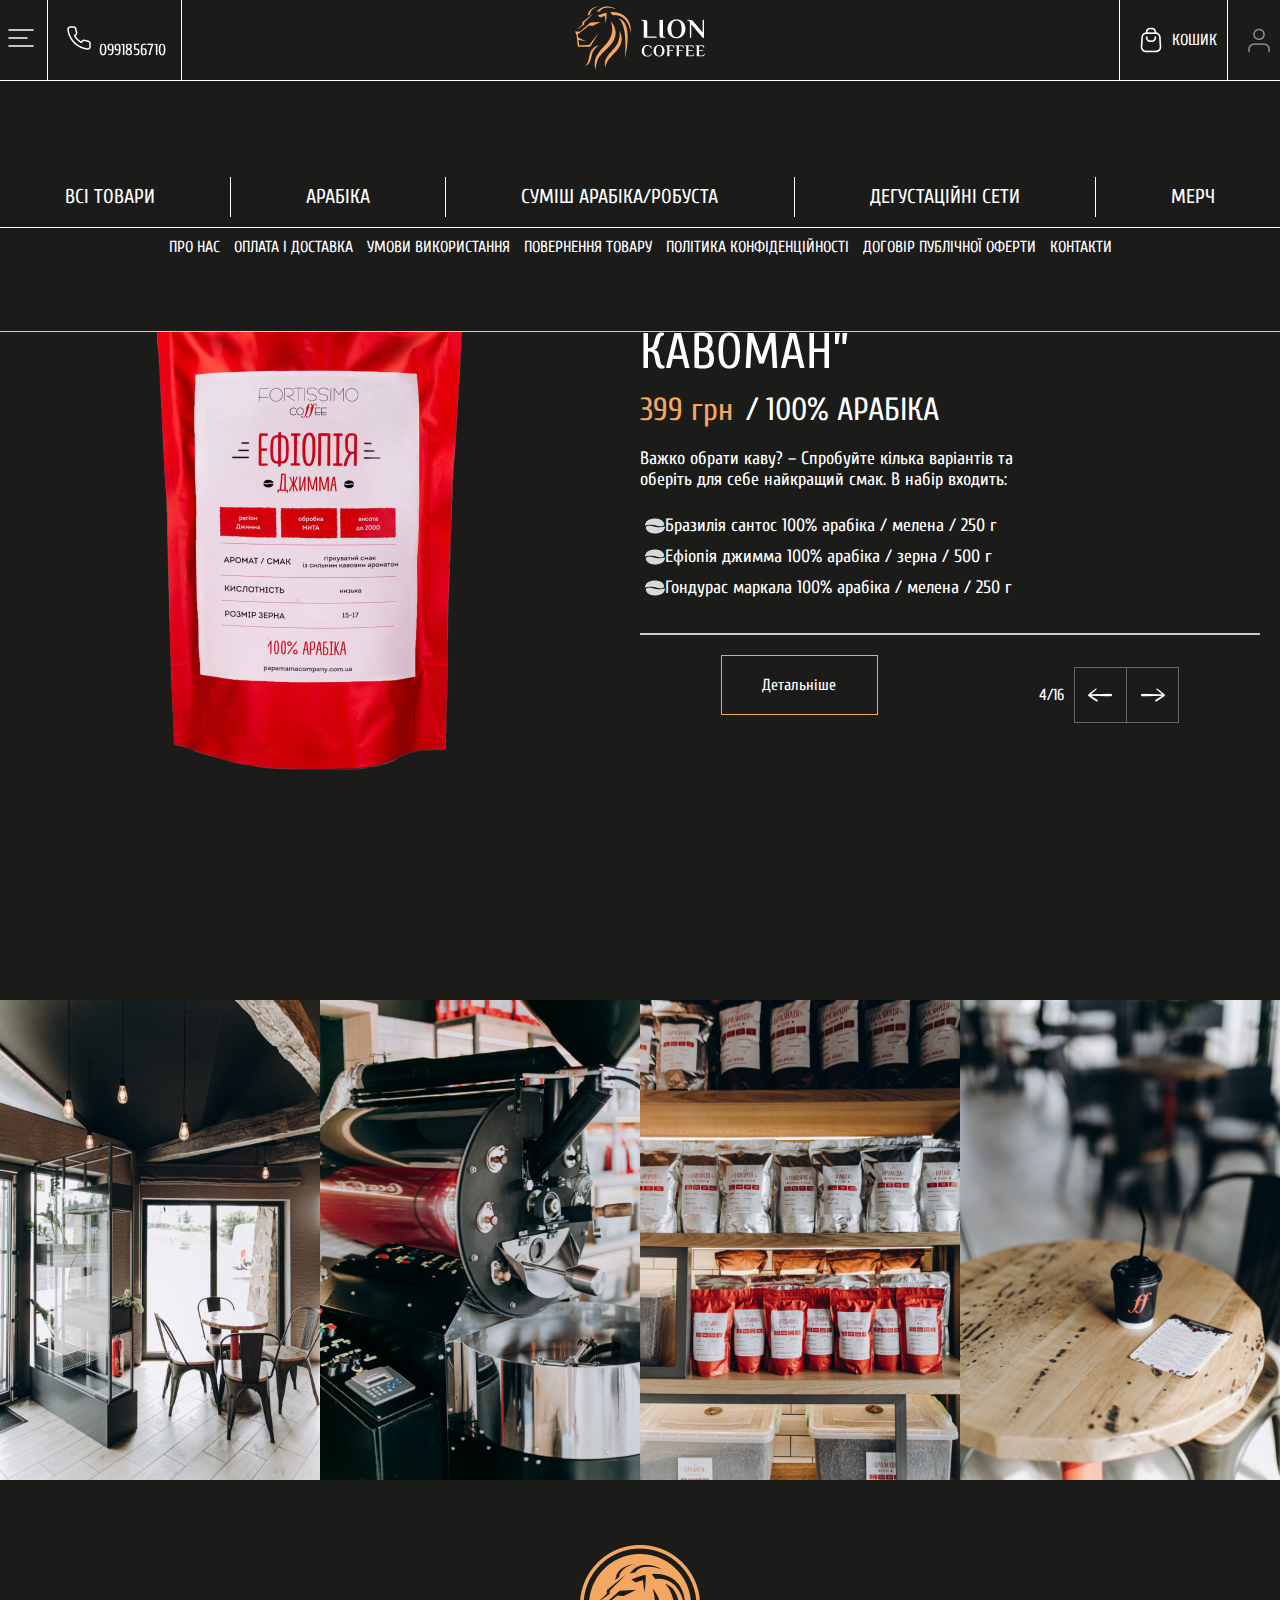
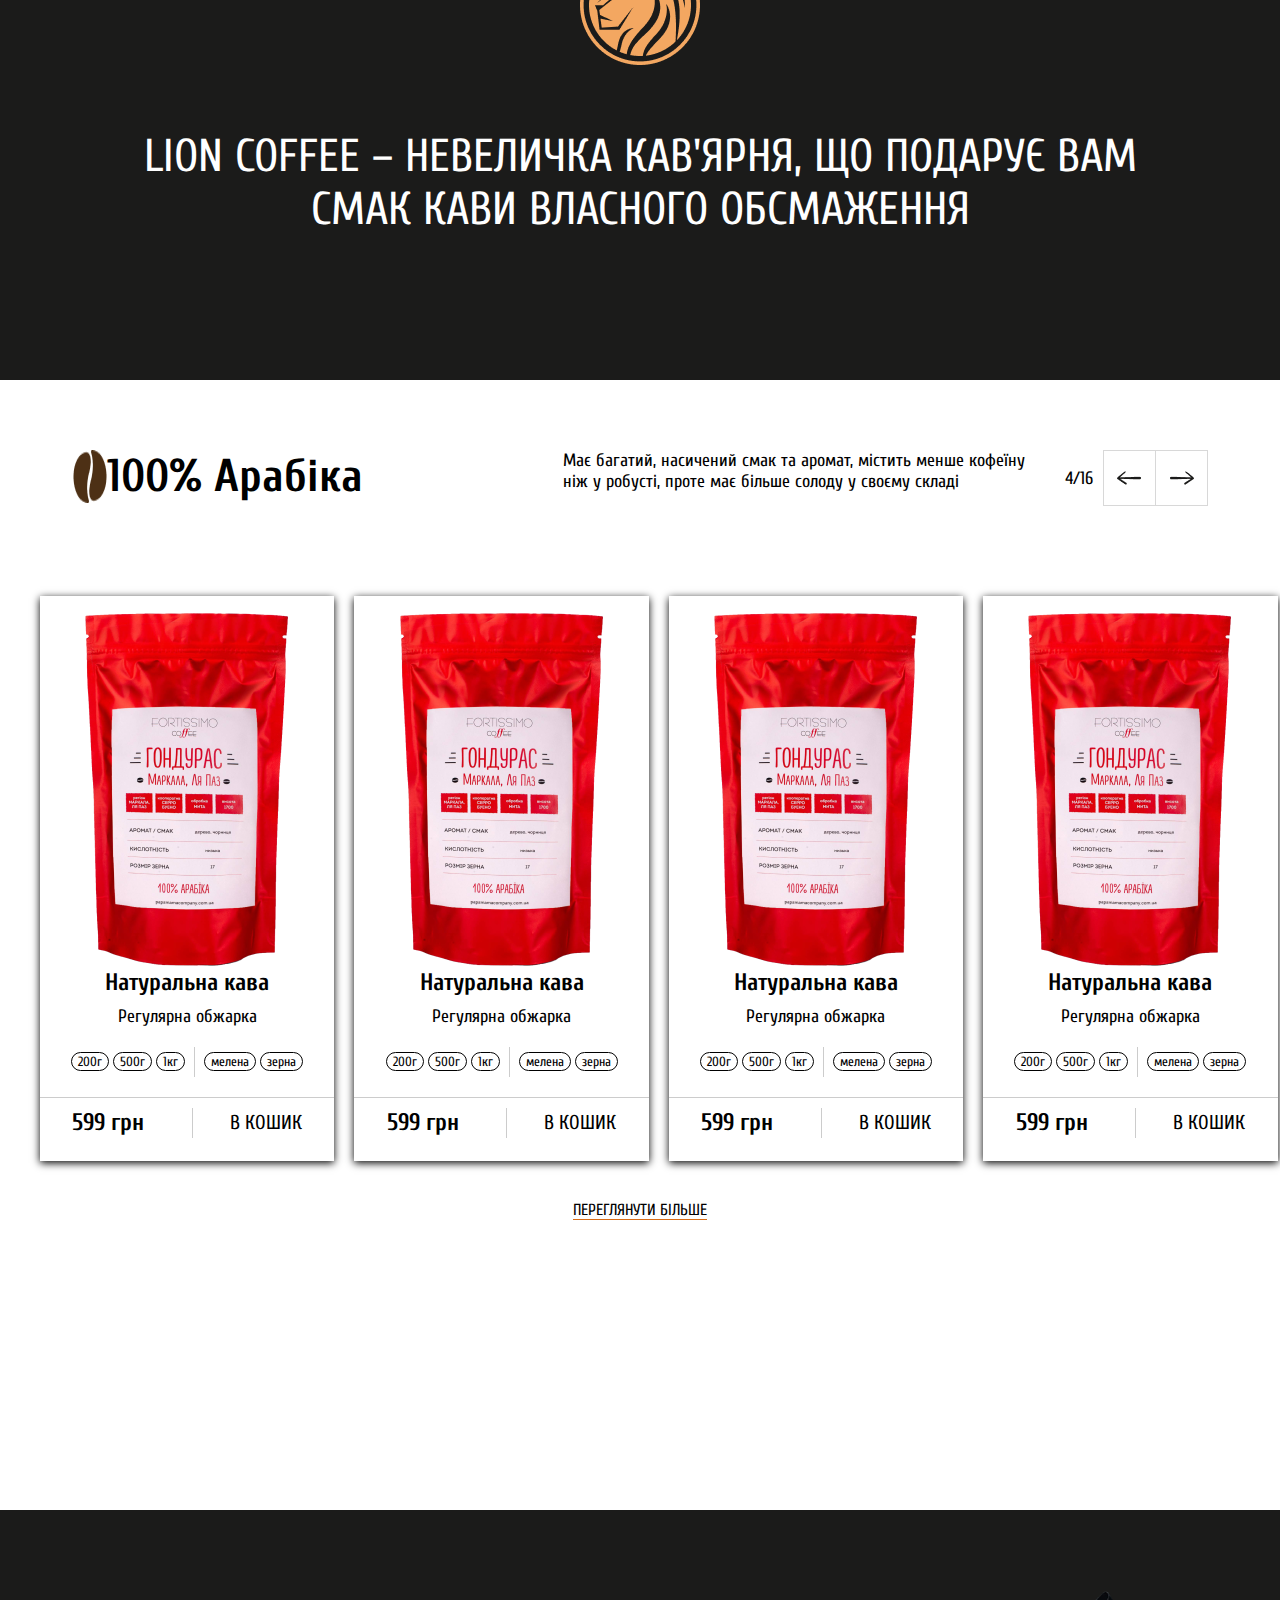
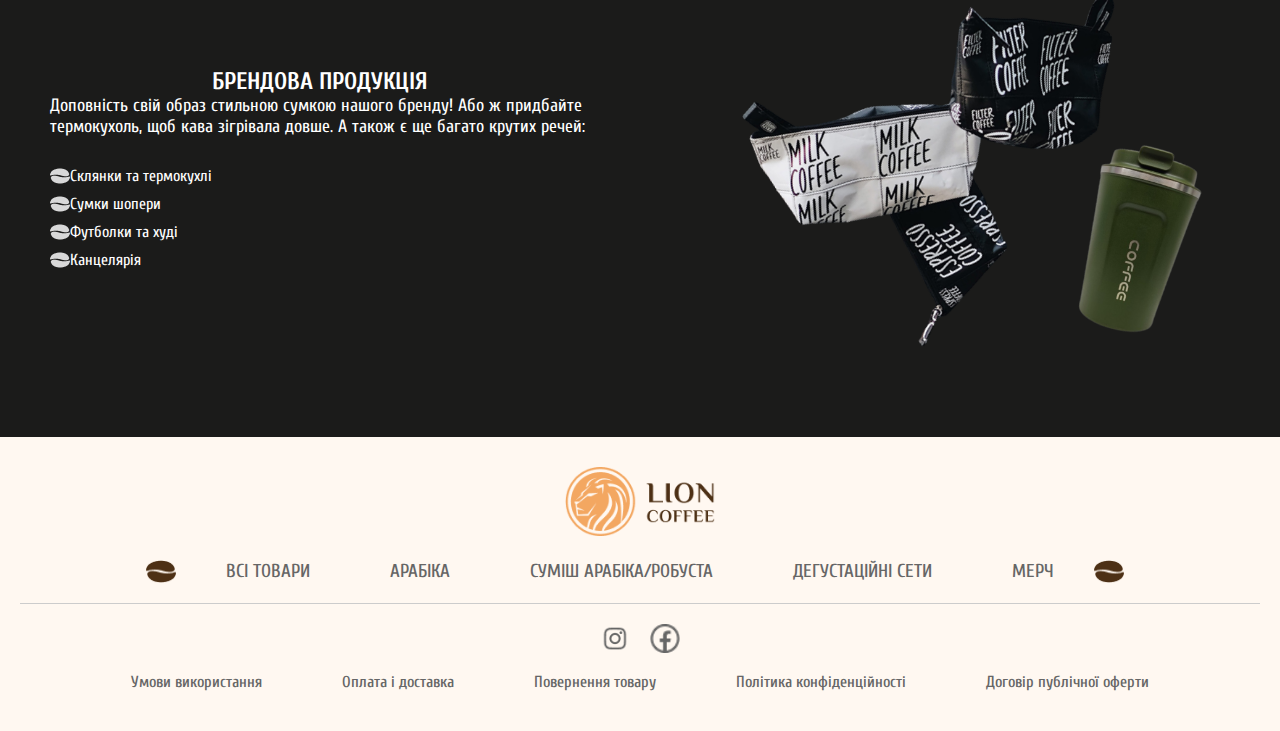
<file: index.html>
<!DOCTYPE html>
<html lang="en">
<head>
	<meta charset="UTF-8">
	<meta name="viewport" content="width=device-width, initial-scale=1">

	<title>Lion coffee</title>
	      <link href="./main.css" rel="stylesheet" />
	          <link
      rel="stylesheet"
      href="https://fonts.googleapis.com/css2?family=Cuprum:ital,wght@0,400;0,500;0,600;0,700;1,400;1,500;1,600;1,700&amp;display=swap"
      data-tag="font"
    />
</head>
<body>

<header>
  <div class="header-left">
  	<div class='burger-icon active'>
    <img src="public/playground_assets/burger.png" alt="Burger menu icon">
    </div>
       <div class='header-divider'></div>
    <div class="header-phone-number">
      <img src="public/playground_assets/phone.png" alt="Phone icon">
      <span>0991856710</span>
    </div>
    <div class='header-divider'></div>
    </div>
  </div>
  <div class="header-center">
    <img src="public/playground_assets/logo_header.png" alt="Logo">
  </div>
  <div class="header-right">
    <div class='header-divider'></div>
    <img src="public/playground_assets/cart.png" alt="Cart">
    <p>КОШИК</p>
    <div class='header-divider'></div>
    <img src="public/playground_assets/user.png" alt="Profile icon">
  </div>
   <div class="burger-menu active">
      <div class="burger-menu-header">
        <span>Всі товари</span>
        <div class='burger-divider'></div>
        <span>Арабіка</span>
        	<div class='burger-divider'></div>
        <span>Суміш арабіка/робуста</span>
        	<div class='burger-divider'></div>
        <span>Дегустаційні сети</span>
        	<div class='burger-divider'></div>
        <span>Мерч</span>
      </div>

      <div class="burger-menu-footer">
        <span><a href='about.html'>Про нас</a></span>
        <span>Оплата і доставка</span>
        <span>Умови використання</span>
        <span>Повернення товару</span>
        <span>Політика конфіденційності</span>
        <span>Договір публічної оферти</span>
        <span><a href='contactus.html'>Контакти</a></span>
      </div>
</header>


	<main>
			<div class="first-block">
			  <div class="first-left-block">
			    <img src="public/playground_assets/efiopia1.png" alt="Image">
			  </div>
			  <div class="first-right-block">
			    <h2>ДЕГУСТАЦІЙНИЙ СЕТ “ЗАТЯТИЙ КАВОМАН”</h2>
			    <p class="first-price">399 грн <span>/ 100% АРАБІКА</span></p>
			    <p class="first-description">Важко обрати каву? – Спробуйте кілька варіантів та<br> оберіть для себе найкращий смак. В набір входить:</p>
			    <ul>
			      <li>Бразилія сантос 100% арабіка / мелена / 250 г</li>
			      <li>Ефіопія джимма 100% арабіка / зерна / 500 г</li>
			      <li>Гондурас маркала 100% арабіка / мелена / 250 г</li>
			    </ul>
			    <hr>
			    <div class='first-block-button-wrap'>
			    <div class="first-block-button">
			      <a href="#">Детальніше</a>
			    </div>
			    <div class="first-block-details">
			      <p>4/16</p>
			      <img src="public/playground_assets/arrows.png" alt="Arrows">
			    </div>
			  </div>
			</div>
			</div>

			<div class="photo-gallery">
			  <img src="public/playground_assets/place_1.png" alt="Photo 1">
			  <img src="public/playground_assets/place_2.png" alt="Photo 2">
			  <img src="public/playground_assets/place_3.png" alt="Photo 3">
			  <img src="public/playground_assets/place_4.png" alt="Photo 4">
			</div>

			<div class="wrap-circle-logo">
				<div class='circle-logo'>
					<img src='public/playground_assets/circle.png'/>
				</div>
				<div class="circle-description">
					<p>LION COFFEE – НЕВЕЛИЧКА КАВ'ЯРНЯ, ЩО ПОДАРУЄ ВАМ СМАК КАВИ ВЛАСНОГО ОБСМАЖЕННЯ</p>
				</div>
			</div>

			<div class="third-block">
			  <div class="third-left-section">
			  	<div class='third-arabica-wrap'>
			    <img src="public/playground_assets/bean_item_reverse.png" alt="100% Арабіка icon" class='third-left-section-img'>
			    <p class="third-arabica-text">100% Арабіка</p>
			    </div>
			    <p class="third-description-text">Має багатий, насичений смак та аромат, містить менше кофеїну<br> ніж у робусті, проте має більше солоду у своєму складі</p>
			    <p class="third-variants-text">4/16 <img src="public/playground_assets/arrows_black.png" alt="Arrows icon"></p>
			  </div>
			  <div class="third-product-items">
			    <div class="third-product-item">
			      <img src="public/playground_assets/brazil2.png" alt="Product item 1" class='third-product-image'>
			      <p class="third-main-description">Натуральна кава</p>
			      <p class="third-subtext">Регулярна обжарка</p>
			      <div class="third-weight-variants">
			        <button class="third-weight-button">200г</button>
			        <button class="third-weight-button">500г</button>
			        <button class="third-weight-button">1кг</button>
			      <div class="third-product-item-divider"></div>
			      <div class="third-product-item-buttons">
			        <button class="third-weight-button">мелена</button>
			        <button class="third-weight-button">зерна</button>
			      </div>
			      </div>
			      <div class='third-price-wrap'>
			      		<p class="third-price-text">599 грн</p>
			      		<div class="third-product-item-divider"></div>
			      		<p class="third-buy-button">В КОШИК</p>
			      </div>
			    </div>
			    <div class="third-product-item">
			      <img src="public/playground_assets/brazil2.png" alt="Product item 1" class='third-product-image'>
			      <p class="third-main-description">Натуральна кава</p>
			      <p class="third-subtext">Регулярна обжарка</p>
			      <div class="third-weight-variants">
			        <button class="third-weight-button">200г</button>
			        <button class="third-weight-button">500г</button>
			        <button class="third-weight-button">1кг</button>
			      <div class="third-product-item-divider"></div>
			      <div class="third-product-item-buttons">
			        <button class="third-weight-button">мелена</button>
			        <button class="third-weight-button">зерна</button>
			      </div>
			      </div>
			      <div class='third-price-wrap'>
			      		<p class="third-price-text">599 грн</p>
			      		<div class="third-product-item-divider"></div>
			      		<p class="third-buy-button">В КОШИК</p>
			      </div>
			    </div>
			    <div class="third-product-item">
			      <img src="public/playground_assets/brazil2.png" alt="Product item 1" class='third-product-image'>
			      <p class="third-main-description">Натуральна кава</p>
			      <p class="third-subtext">Регулярна обжарка</p>
			      <div class="third-weight-variants">
			        <button class="third-weight-button">200г</button>
			        <button class="third-weight-button">500г</button>
			        <button class="third-weight-button">1кг</button>
			      <div class="third-product-item-divider"></div>
			      <div class="third-product-item-buttons">
			        <button class="third-weight-button">мелена</button>
			        <button class="third-weight-button">зерна</button>
			      </div>
			      </div>
			      <div class='third-price-wrap'>
			      		<p class="third-price-text">599 грн</p>
			      		<div class="third-product-item-divider"></div>
			      		<p class="third-buy-button">В КОШИК</p>
			      </div>
			    </div>
			    <div class="third-product-item">
			      <img src="public/playground_assets/brazil2.png" alt="Product item 1" class='third-product-image'>
			      <p class="third-main-description">Натуральна кава</p>
			      <p class="third-subtext">Регулярна обжарка</p>
			      <div class="third-weight-variants">
			        <button class="third-weight-button">200г</button>
			        <button class="third-weight-button">500г</button>
			        <button class="third-weight-button">1кг</button>
			      <div class="third-product-item-divider"></div>
			      <div class="third-product-item-buttons">
			        <button class="third-weight-button">мелена</button>
			        <button class="third-weight-button">зерна</button>
			      </div>
			      </div>
			      <div class='third-price-wrap'>
			      		<p class="third-price-text">599 грн</p>
			      		<div class="third-product-item-divider"></div>
			      		<p class="third-buy-button">В КОШИК</p>
			      </div>
			    </div>
			</div>
			  <div class='third-view-more'>
			  	<p>ПЕРЕГЛЯНУТИ БІЛЬШЕ</p>
			  </div>
			</div>

			<div class="fourth-block">
			  <div class="left-side">
			    <h2 class="block-title">БРЕНДОВА ПРОДУКЦІЯ</h2>
			    <p class="block-text">Доповність свій образ стильною сумкою нашого бренду! Або ж придбайте термокухоль, щоб кава зігрівала довше. А також є ще багато крутих речей:</p>
			    <ul class="block-list">
			      <li>Склянки та термокухлі</li>
			      <li>Сумки шопери</li>
			      <li>Футболки та худі</li>
			      <li>Канцелярія</li>
			    </ul>
			  </div>
			  <div class="right-side">
			    <img src="public/playground_assets/frame_block4.png" alt="Product photo">
			  </div>
			</div>
	</main>
<footer>
  <div class="footer-container">
    <div class="footer-logo">
      <img src="public/playground_assets/logo_for_site.png" alt="Logo">
    </div>
    <div class="footer-lists">
      <div class="footer-list">
      	<img src="public/playground_assets/bean_black.png" alt="Bean item" class='bean-footer'>
        <h3>Всі товари</h3>
        <div class="product-item-divider"></div>
        <h3>Арабіка</h3>
        <div class="product-item-divider"></div>
        <h3>Суміш арабіка/робуста</h3>
        <div class="product-item-divider"></div>
        <h3>Дегустаційні сети</h3>
        <div class="product-item-divider"></div>
        <h3>Мерч</h3>
        <img src="public/playground_assets/bean_black.png" alt="Bean item" class='bean-footer'>
      </div>
    </div>
    <hr>
    <div class="footer-social-media">
      <img src="public/playground_assets/instagram.png" alt="Instagram icon">
      <img src="public/playground_assets/facebook.png" alt="Facebook icon">
    </div>
    
    <div class="footer-links">
      <div class="footer-list">
        <h3>Умови використання</h3>
        <h3>Оплата і доставка</h3>
        <h3>Повернення товару</h3>
        <h3>Політика конфіденційності</h3>
        <h3>Договір публічної оферти</h3>
    </div>
  </div>
</footer>


 <script src="burger.js"></script>
</body>
</html>
</file>
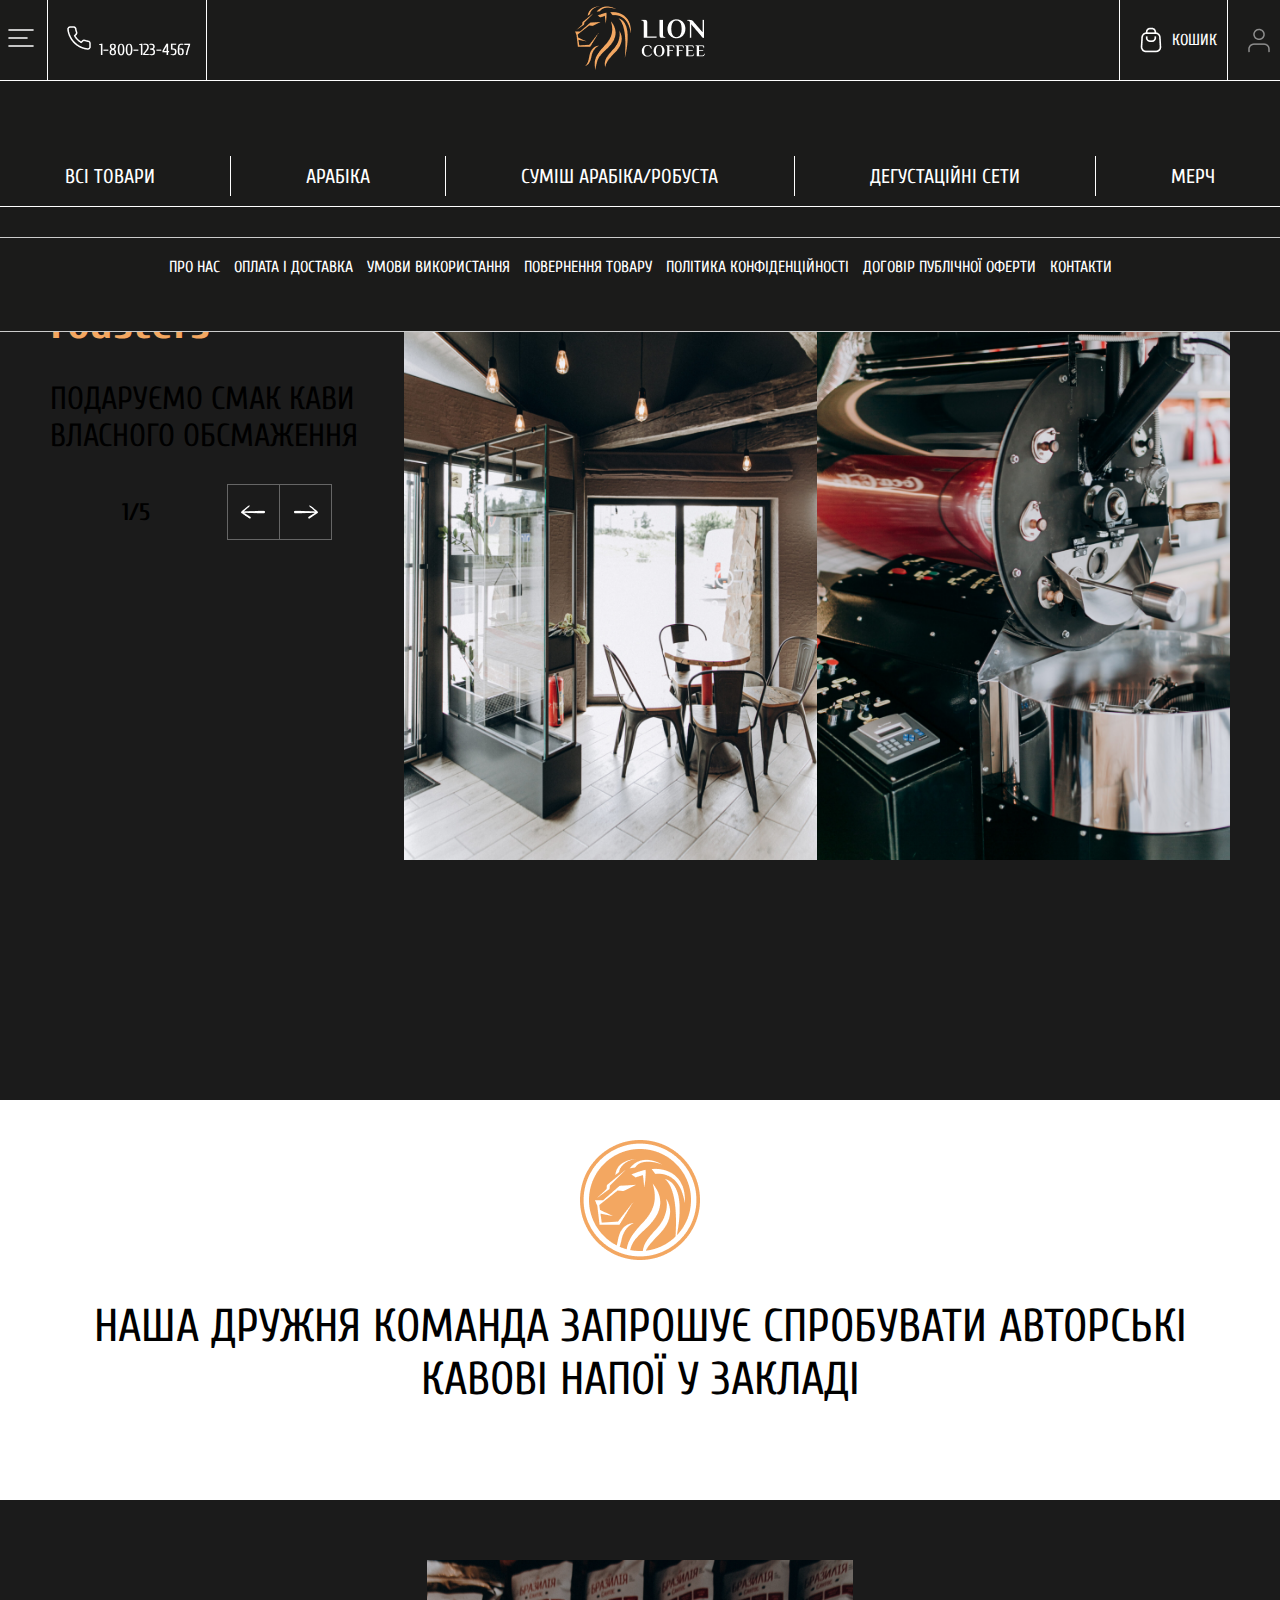
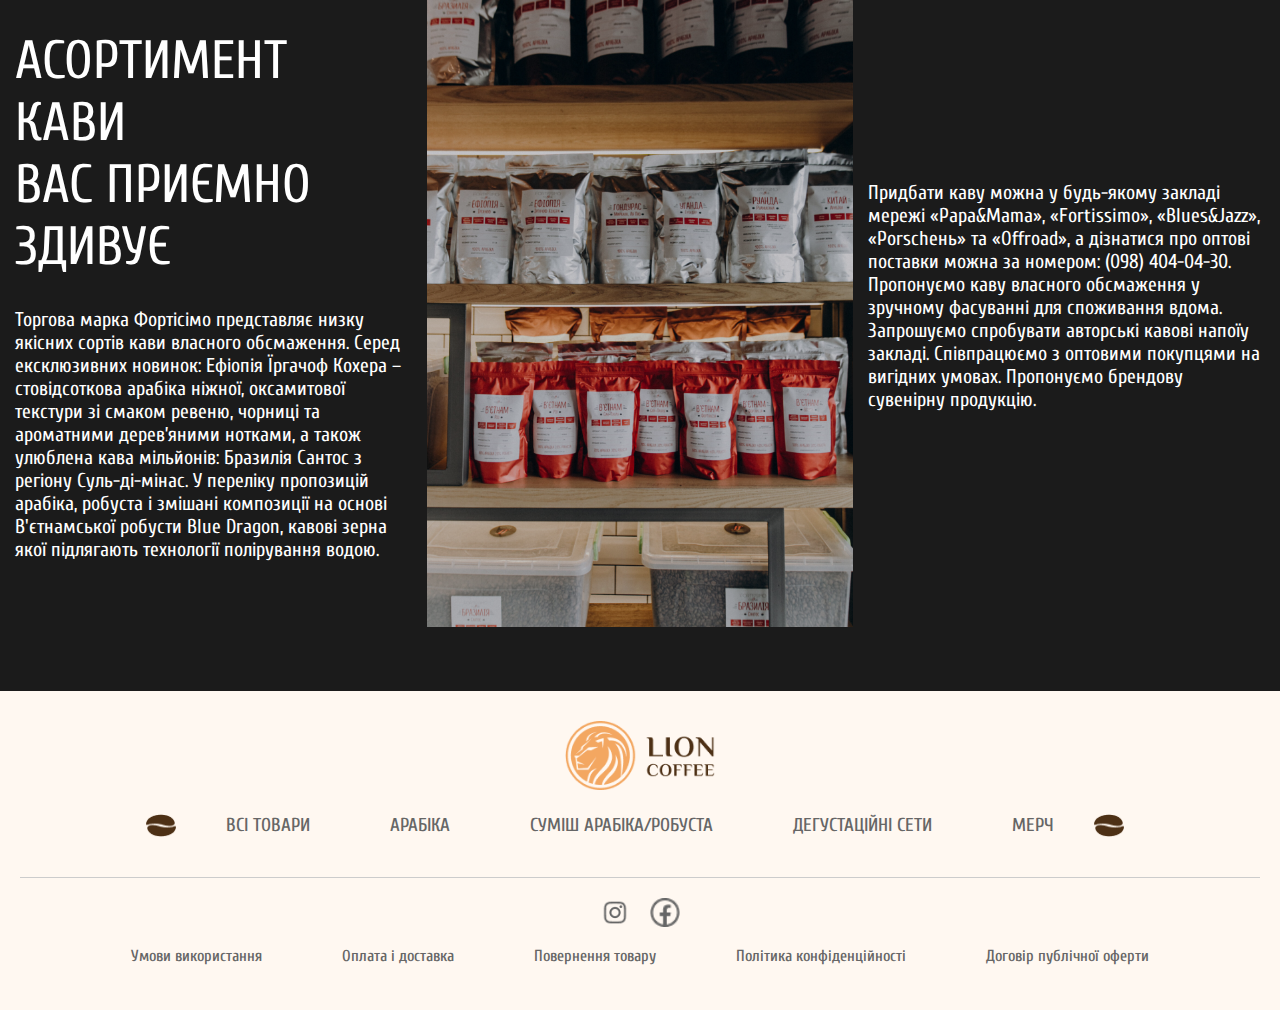
<file: about.html>
<!DOCTYPE html>
<html lang="en">
<head>
  <meta charset="UTF-8">
  <meta name="viewport" content="width=device-width, initial-scale=1.0">
  <title>Про нас</title>
  <link href="./about.css" rel="stylesheet" />
  <link rel="stylesheet" href="https://fonts.googleapis.com/css2?family=Cuprum:ital,wght@0,400;0,500;0,600;0,700;1,400;1,500;1,600;1,700&amp;display=swap" data-tag="font" />
</head>
<body>
  <header>
    <div class="header-left">
      <div class='burger-icon active'>
      <img src="public/playground_assets/burger.png" alt="Burger menu icon">
      </div>
         <div class='header-divider'></div>
      <div class="header-phone-number">
        <img src="public/playground_assets/phone.png" alt="Phone icon">
        <span>1-800-123-4567</span>
      </div>
      <div class='header-divider'></div>
      </div>
    </div>
    <div class="header-center">
      <img src="public/playground_assets/logo_header.png" alt="Logo">
    </div>
    <div class="header-right">
      <div class='header-divider'></div>
      <img src="public/playground_assets/cart.png" alt="Cart">
      <p>КОШИК</p>
      <div class='header-divider'></div>
      <img src="public/playground_assets/user.png" alt="Profile icon">
    </div>
     <div class="burger-menu active">
        <div class="burger-menu-header">
          <span>Всі товари</span>
          <div class='burger-divider'></div>
          <span>Арабіка</span>
            <div class='burger-divider'></div>
          <span>Суміш арабіка/робуста</span>
            <div class='burger-divider'></div>
          <span>Дегустаційні сети</span>
            <div class='burger-divider'></div>
          <span>Мерч</span>
        </div>
        <hr>
        <div class="burger-menu-footer">
          <span><a href='about.html'>Про нас</a></span>
          <span>Оплата і доставка</span>
          <span>Умови використання</span>
          <span>Повернення товару</span>
          <span>Політика конфіденційності</span>
          <span>Договір публічної оферти</span>
          <span>Контакти</span>
        </div>
  </header>
  <main>
    <div class="about-first-block">
       <div class="breadcrumbs">
          <a href="index.html">Головна</a>/ Про нас
        </div>
        <div class='left-right'>
          <div class="about-left">
          <h1 class="about-title">
            Fortissimo coffee roasters
          </h1>
          <p class="about-subtitle">
            ПОДАРУЄМО СМАК КАВИ ВЛАСНОГО ОБСМАЖЕННЯ
          </p>
          <div class="about-counter">
            <span class="counter-current">1/5</span>
            <img src="public/playground_assets/arrows.png" alt="Arrows">
          </div>
        </div>
        <div class="about-right">
          <img src="public/playground_assets/place_1.png" class='place_1'/>
          <img src="public/playground_assets/place_2.png" class='place_2'/>
        </div>
    </div>
  </div>
      <div class="wrap-circle-logo">
        <div class='circle-logo'>
          <img src='public/playground_assets/circle.png'/>
        </div>
        <div class="circle-description">
          <p>наша Дружня команда Запрошує спробувати авторські кавові напої у закладі</p>
        </div>
      </div>

      <div class="third-block">
        <div class="third-block-column">
          <h2>асортимент кави <br>вас приємно здивує</h2>
          <p>Торгова марка Фортісімо представляє низку якісних сортів кави власного обсмаження. Серед ексклюзивних новинок: Ефіопія Їргачоф Кохера – стовідсоткова арабіка ніжної, оксамитової текстури зі смаком ревеню, чорниці та ароматними дерев’яними нотками, а також улюблена кава мільйонів: Бразилія Сантос з регіону Суль-ді-мінас. У переліку пропозицій арабіка, робуста і змішані композиції на основі В'єтнамської робусти Blue Dragon, кавові зерна якої підлягають технології полірування водою.</p>
        </div>
        <div class="third-block-column">
          <img src="public/playground_assets/about_3.png" alt="Photo">
        </div>
        <div class="third-block-column">
          <p> Придбати каву можна у будь-якому закладі мережі «Papa&Mama», «Fortissimo», «Blues&Jazz», «Porscheнь» та «Offroad», а дізнатися про оптові поставки можна за номером: (098) 404-04-30. Пропонуємо каву власного обсмаження у зручному фасуванні для споживання вдома. Запрошуємо спробувати авторські кавові напоїу закладі. Співпрацюємо з оптовими покупцями на вигідних умовах. Пропонуємо брендову сувенірну продукцію.</p>
        </div>
      </div>
  </main>
<footer>
  <div class="footer-container">
    <div class="footer-logo">
      <img src="public/playground_assets/logo_for_site.png" alt="Logo">
    </div>
    <div class="footer-lists">
      <div class="footer-list">
        <img src="public/playground_assets/bean_black.png" alt="Bean item" class='bean-footer'>
        <h3>Всі товари</h3>
        <div class="product-item-divider"></div>
        <h3>Арабіка</h3>
        <div class="product-item-divider"></div>
        <h3>Суміш арабіка/робуста</h3>
        <div class="product-item-divider"></div>
        <h3>Дегустаційні сети</h3>
        <div class="product-item-divider"></div>
        <h3>Мерч</h3>
        <img src="public/playground_assets/bean_black.png" alt="Bean item" class='bean-footer'>
      </div>
    </div>
    <hr>
    <div class="footer-social-media">
      <img src="public/playground_assets/instagram.png" alt="Instagram icon">
      <img src="public/playground_assets/facebook.png" alt="Facebook icon">
    </div>
    
    <div class="footer-links">
      <div class="footer-list">
        <h3>Умови використання</h3>
        <h3>Оплата і доставка</h3>
        <h3>Повернення товару</h3>
        <h3>Політика конфіденційності</h3>
        <h3>Договір публічної оферти</h3>
    </div>
  </div>
</footer>

 <script src="burger.js"></script>
</body>
</html>
</file>
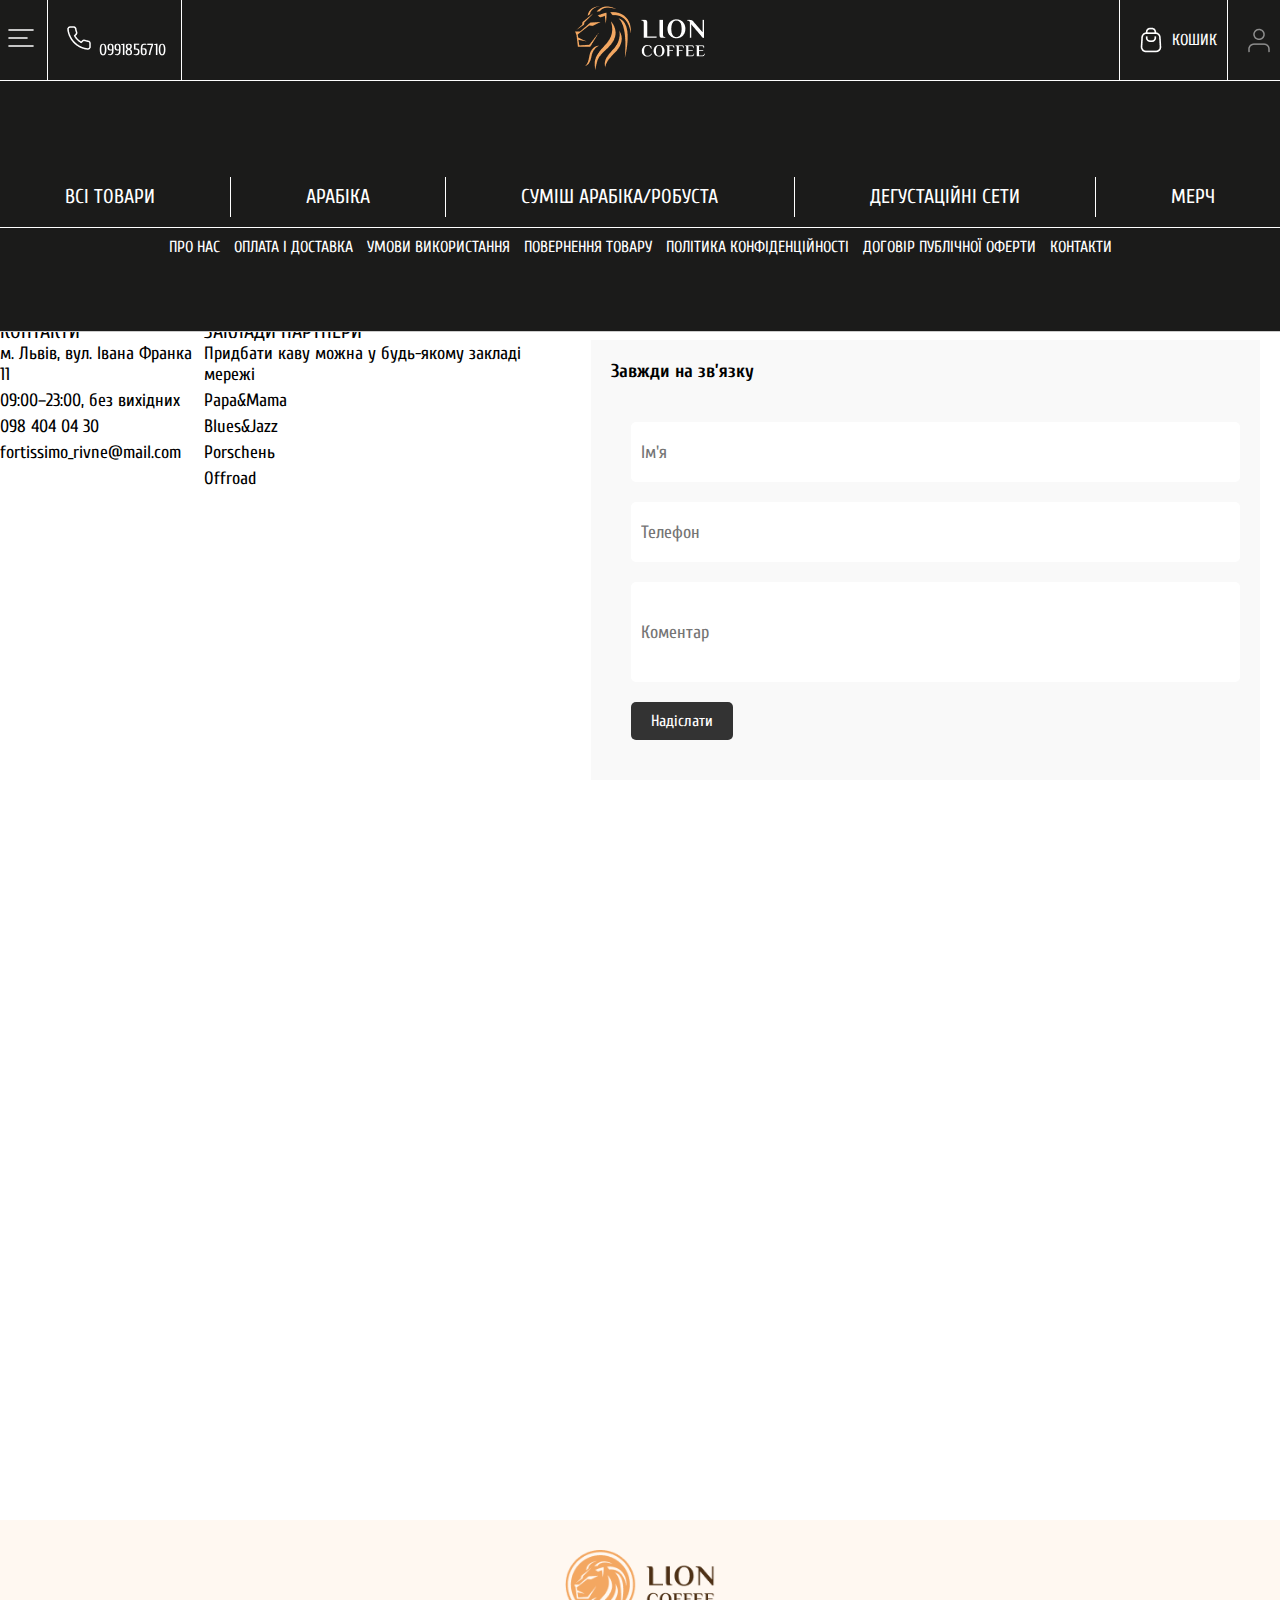
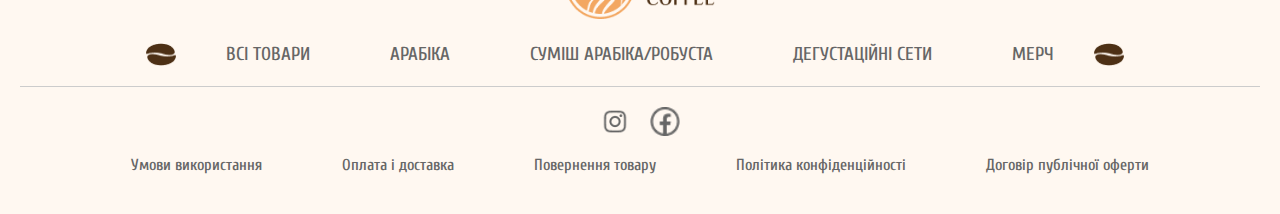
<file: contactus.html>
<!DOCTYPE html>
<html lang="en">
<head>
  	<meta charset="UTF-8">
  	<meta name="viewport" content="width=device-width, initial-scale=1.0">
  	<title>Контакти</title>
  	<link href="./contactus.css" rel="stylesheet" />
  	<link rel="stylesheet" href="https://fonts.googleapis.com/css2?family=Cuprum:ital,wght@0,400;0,500;0,600;0,700;1,400;1,500;1,600;1,700&amp;display=swap" data-tag="font" />
</head>
<body>
	<header>
  <div class="header-left">
  	<div class='burger-icon active'>
    <img src="public/playground_assets/burger.png" alt="Burger menu icon">
    </div>
       <div class='header-divider'></div>
    <div class="header-phone-number">
      <img src="public/playground_assets/phone.png" alt="Phone icon">
      <span>0991856710</span>
    </div>
    <div class='header-divider'></div>
    </div>
  </div>
  <div class="header-center">
    <img src="public/playground_assets/logo_header.png" alt="Logo">
  </div>
  <div class="header-right">
    <div class='header-divider'></div>
    <img src="public/playground_assets/cart.png" alt="Cart">
    <p>КОШИК</p>
    <div class='header-divider'></div>
    <img src="public/playground_assets/user.png" alt="Profile icon">
  </div>
   <div class="burger-menu active">
      <div class="burger-menu-header">
        <span>Всі товари</span>
        <div class='burger-divider'></div>
        <span>Арабіка</span>
        	<div class='burger-divider'></div>
        <span>Суміш арабіка/робуста</span>
        	<div class='burger-divider'></div>
        <span>Дегустаційні сети</span>
        	<div class='burger-divider'></div>
        <span>Мерч</span>
      </div>

      <div class="burger-menu-footer">
        <span><a href='about.html'>Про нас</a></span>
        <span>Оплата і доставка</span>
        <span>Умови використання</span>
        <span>Повернення товару</span>
        <span>Політика конфіденційності</span>
        <span>Договір публічної оферти</span>
        <span>Контакти</span>
      </div>
</header>


  <div class="contact-block">
  		<div class="breadcrumbs"><a href='index.html'>Головна</a> / Контакти</div>
  		<h2 class="title">КОНТАКТИ</h2>
  	<div class="contact-info">
    	<div class="contact-item">
      		<div class="contact-label">КОНТАКТИ</div>
      		<div class="contact-text">м. Львів, вул. Івана Франка 11</div>
      		<div class="contact-text">09:00–23:00, без вихідних</div>
      		<div class="contact-text">098 404 04 30</div>
      		<div class="contact-text">fortissimo_rivne@mail.com</div>
    	</div>
    	<div class="contact-item">
      		<div class="contact-label">ЗАКЛАДИ ПАРТНЕРИ</div>
      		<div class="contact-text">Придбати каву можна у будь-якому закладі мережі</div>
      		<div class="contact-text">Papa&Mama</div>
      		<div class="contact-text">Blues&Jazz</div>
      		<div class="contact-text">Porscheнь</div>
      		<div class="contact-text">Offroad</div>
    	</div>
      <div class="contact-item-form">
        <h3 class="form-title">Завжди на зв’язку</h3>
        <form class="contact-form">
          <input type="text" id="name" name="name" placeholder="Ім'я">
          <input type="tel" id="phone" name="phone" placeholder="Телефон">
          <input id="comment" name="comment" placeholder="Коментар"></input>
          <button type="submit">Надіслати</button>
        </form>
      </div>
  </div>
</div>



<div class="video-container">
 <iframe  src="https://www.youtube.com/embed/SiefJJv-Qho" title="YouTube video player" frameborder="0" allow="accelerometer; autoplay; clipboard-write; encrypted-media; gyroscope; picture-in-picture; web-share" allowfullscreen></iframe>
</div>

<footer>
  <div class="footer-container">
    <div class="footer-logo">
      <img src="public/playground_assets/logo_for_site.png" alt="Logo">
    </div>
    <div class="footer-lists">
      <div class="footer-list">
      	<img src="public/playground_assets/bean_black.png" alt="Bean item" class='bean-footer'>
        <h3>Всі товари</h3>
        <div class="product-item-divider"></div>
        <h3>Арабіка</h3>
        <div class="product-item-divider"></div>
        <h3>Суміш арабіка/робуста</h3>
        <div class="product-item-divider"></div>
        <h3>Дегустаційні сети</h3>
        <div class="product-item-divider"></div>
        <h3>Мерч</h3>
        <img src="public/playground_assets/bean_black.png" alt="Bean item" class='bean-footer'>
      </div>
    </div>
    <hr>
    <div class="footer-social-media">
      <img src="public/playground_assets/instagram.png" alt="Instagram icon">
      <img src="public/playground_assets/facebook.png" alt="Facebook icon">
    </div>
    
    <div class="footer-links">
      <div class="footer-list">
        <h3>Умови використання</h3>
        <h3>Оплата і доставка</h3>
        <h3>Повернення товару</h3>
        <h3>Політика конфіденційності</h3>
        <h3>Договір публічної оферти</h3>
    </div>
  </div>
</footer>

 <script src="burger.js"></script>
</body>
</html>
</file>
<file: main.css>
*{
	margin: 0 auto;
	padding: 0 auto;
	font-family: Cuprum;
}

header {
  display: flex;
  justify-content: space-between;
  align-items: center;	
  background-color: #1B1B1A;
  height: 80px;
  width: 100%;
  border-bottom: 1px solid white;
  color: white; 
   position: fixed;
}

.header-left{
  display: flex;
  align-items: center; 
  justify-content: flex-start;
  position: fixed;
  top: 0;
  left: 0;

}

.burger-icon{
	margin-left: 5px;
	left: -150px;
}

.burger-icon img.active{
	background-image: url('public/playground_assets/burger_close.png');
}

.burger-menu{
  position: fixed;
  top: 81px;
  left: 0;
  width: 100%;
  height: 250px;
  background-color: #1B1B1A;
  z-index: 999;
  display: none;
  flex-direction: column;
  justify-content: center;
  align-items: center;
  font-size: 20px;
  text-transform: uppercase;
  border-bottom: 1px solid #ccc;
}

.burger-menu.active{
 display: flex;
}

.burger-menu a {
  text-decoration: none;
  color: white;
  margin: 10px 0;
}

.burger-menu a:first-child {
  margin-top: 20px;
}

.burger-menu a:last-child {
  margin-bottom: 20px;
}

.burger-menu .burger-menu-header {
  display: flex;
  justify-content: center;
  align-items: center;
  width: 100%;
  height: 20px;
  margin: 10px 0;
  border-bottom: 1px solid white;
  padding: 20px;
}

.burger-menu .burger-menu-header span:hover{
	color: #F3A761;
}

.burger-divider{
  height: 40px;
  width: 1px;
  background-color: #fff;
  margin: 0 10px;
}

.header-right {
  display: flex;
  align-items: center; 
  position: absolute;
  top: 0;
  right: 0; 
}

.header-divider {
  height: 80px;
  width: 1px;
  background-color: #fff;
  margin: 0 10px;
}

.header-phone-number {
  margin: 0 5px;
}

.header-center img {
  height: auto;
  margin: 0 10px;

}

.header-right img {
  margin: 0 5px;
}

.burger-menu .burger-menu-footer {
	font-size: 16px;
	font-weight: 100;
}
.burger-menu .burger-menu-footer span{
	margin: 5px;
}

.burger-menu .burger-menu-footer span:hover{
	border-bottom: 1px solid #F3A761 
}



.first-block {
  display: flex;
  justify-content: center;
  align-items: center;
  height: 1000px;
  width: 100%;
  background-color:#1B1B1A;
  color: #fff;
}

.first-left-block {
  flex-basis: 50%;
  display: flex;
  justify-content: center;
  align-items: center;
}

.first-right-block {
  flex-basis: 50%;
  padding: 20px;
}

.first-right-block h2 {
  text-transform: uppercase;
  font-size: 50px;
  font-weight: 200;
  margin-bottom: 10px;
}

.first-price {
  font-size: 18px;
  color: #F3A761;
  margin-bottom: 20px;
  font-size: 32px;
}

.first-price span {
  font-size: 16px;
  color: #333;
  margin-left: 5px;
  color: #fff;
  font-size: 32px;
}

.first-description {
  font-weight: lighter;
  font-size: 18px;
  margin-bottom: 20px;
}

.first-block ul {
  list-style-type: none;
  padding: 5px;
  margin: 0;
  font-weight: lighter;
  font-size: 18px;
}

.first-block li {
  display: flex;
  align-items: center;
  margin-bottom: 10px;
  padding: 0 20px;
  background: url(public/playground_assets/bean_item.png) left center no-repeat;
}

.first-block hr {
  border: none;
  height: 2px;
  background-color: #CCC;
  margin-top: 20px;
  margin-bottom: 20px;
}

.first-block-button-wrap{
	display: flex;
	align-items: center;
	width: 100%;
}

.first-block-button {
  display: flex;
  text-align: center;
  margin-bottom: 20px;
  width: 155px;
  height: auto;
  border: 1px solid #F3A761;
  align-items: center;
  justify-content: flex-end;
}

.first-block-button a {
  display: block;
  margin-right: 10px
  background-color: #F3A761;
  color: #FFF;
  padding: 20px 20px;
  text-decoration: none;
}

.first-block-details {
  display: flex;
  align-items: center;
  justify-content: flex-end;
}

.first-block-details p {
  margin-right: 10px;
  }


.photo-gallery {
  display: flex;
  flex-wrap: wrap;
}

.photo-gallery img {
  width: 25%;
  height: auto;
}


.wrap-circle-logo{
	width: 100%;
	overflow: hidden;
	height: 500px;
	background-color: #1B1B1A;
	display: flex;
	align-items: center;
	justify-content: center;
	flex-direction: column;
}

.wrap-circle-logo .circle-logo{
	width: 410px;
	height: 50%;
	display: flex;
	align-items: center;
	justify-self: center;
}

.wrap-circle-logo .circle-description{
	max-width: 1100px;
	height: 50%;
	font-size: 46px;
	color: #FFFFFF;
	font-family: Cuprum;
	text-align: center;
}

.third-block {
  width: 100%;
  height: 1080px;
  display: flex;
  flex-direction: column;
    overflow: hidden;
}

.third-left-section {
  display: flex;
  flex-direction: row;
  justify-content: center;
  align-items: flex-start;
  padding: 50px;
}

.third-arabica-wrap{
	display: flex;
	flex-direction: row;

}

.third-left-section-img{
	margin-top: 20px;
}

.third-arabica-text {
  font-size: 46px;
  font-weight: bold;
  margin: 0;
  padding: 0;
  margin-top: 20px;
}

.third-description-text {
  font-size: 18px;
  margin: 0;
  padding: 0;
  margin-top: 20px;
  margin-left: 200px;
  text-align: left;
}

.third-variants-text {
  font-size: 18px;
  margin: 0;
  padding: 0;
  margin-top: 20px;
  margin-left: 40px;
  display: flex;
  align-items: center;
}

.third-variants-text img {
  margin-left: 10px;
}

.third-product-items {
  width: 100%;
  display: flex;
  flex-direction: row;
  justify-content: flex-start;
  align-items: center;
  flex-wrap: wrap;
  padding: 30px;
}

.third-product-item {
  width: 23%;
  height: 565px;
  margin: 10px;
  display: flex;
  flex-direction: column;
  justify-content: center;
  align-items: center;
  background-color: #ffffff;
  box-shadow: 0px 2px 8px rgba(0, 0, 0)
}

.third-product-image{
	max-width: 100%;
  height: auto;
}

.third-main-description {
  font-size: 24px;
  font-weight: 700;
  margin-bottom: 10px;
  text-align: center;
}

.third-subtext{
 font-size: 18px;
  margin-bottom: 20px;
  text-align: center;
}

.third-weight-wariants, .third-product-item-divider,
.third-product-item-buttons{
  display: inline-block;
  vertical-align: middle;
}
.third-weight-wariants{
  display: flex;
  justify-content: center;
  align-items: center;
  margin-bottom: 20px;
  flex-direction: row;
}

.third-weight-button{
	background-color: white;
	border: 1px solid black;
	border-radius: 50px;
}

.third-weight-button:hover{
	background-color: #4D3015;
	color: white;
}

.third-price-text, .third-product-item-divider,
.third-buy-button {
  display: inline-block;
  vertical-align: middle;
  align-items: space-between;
  justify-content: center;	
}

.third-price-wrap{
	width: 	100%;
	display: flex;
	margin-top: 20px;
	align-items: center;
	justify-content: center;
	 border-top: 1px solid #ccc;
}

.third-price-text {
  width: 50%;
  font-size: 24px;
  font-weight: 700;
  margin-right: 10px;
  text-align: 	center;
}

.third-product-item-divider {
  width: 1px;
  height: 30px;
  background-color: #ccc;
  margin: 0 5px;
}

.third-buy-button {
  width: 50%;
  height: 50px;
  background-color: #fff;
  font-size: 20px;
  text-align: center;
  line-height: 50px;
  cursor: pointer;
  transition: background-color 0.3s ease;
}

.third-buy-button:hover {
  background-color: #d76c17;
  color: white;
}

.third-view-more{
	display: flex;
	align-items: center;
	justify-content: center;
	width: 100%;
}

.third-view-more p{
	border-bottom: 1px solid #d76c17;
}


.fourth-block {
  display: flex;
  flex-wrap: wrap;
  align-items: stretch;
  justify-content: space-between;
  margin-top: 50px;
  width: 100%;
  height: auto;
  background-color: #1B1B1A;
  color: white;
  text-align: left;
}

.left-side {
  display: flex;
  flex-direction: column;
  justify-content: center;
  align-items: flex-start;
  width: 50%;
  padding: 50px;
  box-sizing: border-box;
}

.block-title h2{
  text-transform: uppercase;
  font-size: 30px;
  font-weight: bold;
  margin-bottom: 20px;
  text-align: left;
}

.block-text {
  font-size: 18px;
  margin-bottom: 30px;
}

.block-list {
  list-style: none;
  margin: 0;
  padding: 0;
  font-size: 16px;
}

.block-list li {
  display: flex;
  align-items: center;
  margin-bottom: 10px;
  padding: 0 20px;
  background: url(public/playground_assets/bean_item.png) left center no-repeat;

}


.right-side {
  width: 50%;
  height: 100%;
}

.right-side img {
  max-width: 100%;
  height: auto;
}

footer {
  background-color: #FFF8F1;
  padding: 30px 20px;
  overflow: hidden;
}

.footer-container {
  display: flex;
  flex-wrap: wrap;
  justify-content: space-between;
  align-items: center;
  flex-direction: column;
}

.footer-logo img {
  width: 150px;
  margin-bottom: 20px;
}

.footer-lists {
  display: flex;
  flex-wrap: wrap;
  justify-content: space-between;
  align-items: flex-start;
  margin-bottom: 20px;
  flex-direction: row;
}

.footer-list {
  width: 100%;
  display: flex;

}

.footer-list h3{
  margin: 0 20px;
  padding: 0 20px;
  color: #666666;
  text-transform: uppercase;
  font-weight: 500;
}

.footer-list h3:hover{
	color: #F3A761;
}

.footer-list img {
  width: 30px;
  height: 22.5px;
  margin-right: 10px;
}

.footer-social-media {
  display: flex;
  justify-content: center;
  align-items: center;
  margin-bottom: 20px;
}

.footer-social-media img {
  width: 30px;
  margin: 0 10px;
}

hr {
  width: 100%;
  border: none;
  height: 1px;
  background-color: #ccc;
  margin-bottom: 20px;
}

.footer-links {
  display: flex;
  flex-wrap: wrap;
  justify-content: space-between;
  align-items: flex-start;
  flex-direction: row;
}

.footer-links h3 {
  font-size: 16px;
  margin-bottom: 10px;
  text-align: center;
  text-transform: none;
}

.footer-links h3:hover{
	color: black;
	border-bottom: 1px solid #F3A761;
}


@media screen and (max-width: 912px){
   .header-left .header-phone-number span, 
   .header-right p{
      display: none;
    }
    
    .header-center {
      text-align: center;
    }
    
    .header-center img {
      max-height: 40px;
    }
    

    .burger-menu.active {
    width: 100%;
    height: 55%;
    background-color: #1B1B1B;

  }

  .burger-menu .burger-menu-header {
  	height: 60%;
    padding: 20px;
    font-size: 16px;
    font-weight: 400;
    text-transform: uppercase;
    flex-direction: column;
    border-bottom: 1px solid white;
  }

  /* Burger menu items */
  .burger-menu .burger-menu-header span {
    margin-bottom: 10px;
  }

   .burger-divider{
      	display: none;
    }
   .burger-menu.active hr {
       display: none;  
   }

   .burger-menu .burger-menu-footer {
    height: 40%;
    padding: 20px;
    font-size: 16px;
    display: flex;
    flex-wrap: wrap;
    justify-content: space-between;
    align-items: center;
    height: 40%;
    text-align: left;
  }

    .burger-menu .burger-menu-footer span {
    width: 48%;
    display: inline-block;
    margin: 0;
    margin-bottom: 10px;
    font-size: 14px;
    font-weight: 100;
    text-align: left;

  }
  main{
		flex-direction: column;
		overflow: hidden;
	}

	  .first-block{
	  	margin-top: 10px;
	  	flex-direction: column;
	  	height: auto;
	  }

	  .first-left-block {
	    height: auto;
	    margin-top: 10px;
	  }
	  
	  .first-left-block img {
	    max-width: 100%;
	  }

	  .first-right-block {
	    max-width: 100%;
	    margin-bottom: 30px;
	  }
	.wrap-circle-logo{
		height: auto;
	}

	.third-block{
	height: auto;
	}
	.third-left-section{
	flex-direction: column;
	align-items: center;
	justify-content: center;
	}
	.third-description-text{
		width: 90%;
		margin-left: 0;
		padding-left: 0;
	}

	.third-product-items{
	flex-direction: column;
    margin-left: 0;
	}

	.third-product-item {
    width: 75%;
    margin: 20px;
  }
    .footer-list {
    flex-direction: column;
    margin-bottom: 0;
    }
    .bean-footer{
    	display: none;
    }
}




@media only screen and (max-width: 600px) {
  .photo-gallery img {
    width: 100%;
  }

  .photo-gallery img:not(:first-child) {
    display: none;
  }
}
</file>
<file: about.css>
*{
  margin: 0 auto;
  padding: 0 auto;
  font-family: Cuprum;
}

header {
  display: flex;
  justify-content: space-between;
  align-items: center;  
  background-color: #1B1B1A;
  height: 80px;
  width: 100%;
  border-bottom: 1px solid white;
  color: white; 
  position: fixed;
}

.header-left{
  display: flex;
  align-items: center; 
  justify-content: flex-start;
  position: fixed;
  top: 0;
  left: 0;

}

.burger-icon{
  margin-left: 5px;
  left: -150px;
}

.burger-icon img.active{
  background-image: url('public/playground_assets/burger_close.png');
}

.burger-menu{
  position: fixed;
  top: 81px;
  left: 0;
  width: 100%;
  height: 250px;
  background-color: #1B1B1A;
  z-index: 999;
  display: none;
  flex-direction: column;
  justify-content: center;
  align-items: center;
  font-size: 20px;
  text-transform: uppercase;
  border-bottom: 1px solid #ccc;
}

.burger-menu.active{
 display: flex;
}

.burger-menu a {
  text-decoration: none;
  color: white;
  margin: 10px 0;
}

.burger-menu a:first-child {
  margin-top: 20px;
}

.burger-menu a:last-child {
  margin-bottom: 20px;
}

.burger-menu .burger-menu-header {
  display: flex;
  justify-content: center;
  align-items: center;
  width: 100%;
  height: 20px;
  margin: 10px 0;
  border-bottom: 1px solid white;
  padding: 20px;
}

.burger-menu .burger-menu-header span:hover{
  color: #F3A761;
}

.burger-divider{
  height: 40px;
  width: 1px;
  background-color: #fff;
  margin: 0 10px;
}

.header-right {
  display: flex;
  align-items: center; 
  position: absolute;
  top: 0;
  right: 0; 
}

.header-divider {
  height: 80px;
  width: 1px;
  background-color: #fff;
  margin: 0 10px;
}

.header-phone-number {
  margin: 0 5px;
  align-items: center;
}

.header-center img {
  height: auto;
  margin: 0 5 px;

}

.header-right img {
  margin: 0 5px;
}

.burger-menu .burger-menu-footer {
  font-size: 16px;
  font-weight: 100;
}
.burger-menu .burger-menu-footer span{
  margin: 5px;
}

.burger-menu .burger-menu-footer span:hover{
  border-bottom: 1px solid #F3A761 
}




/* first block */
.about-first-block {
  display: flex;
  justify-content: flex-start;
  align-items: center;
  padding: 50px;
  background-color: #1B1B1B;
  height: 1000px;
  flex-direction: column;
}
.left-right{
  display: flex;
  flex-direction: row;
}
.about-left {
  display: flex;
  flex-direction: column;
  width: 30%;
   gap: 10px;
}

.breadcrumbs {
  width: 100%;
  height: 10%;
  margin-top: 90px;
  font-size: 16px;
  align-items: flex-start;
  color: white;
  padding: 0;
}

.breadcrumbs a {
  color: white;
  text-decoration: none;
}

.breadcrumbs a:hover {
  text-decoration: underline;
}

.about-title {
  font-size: 48px;
  color: #F3A761;
  margin-top: 0;
  margin-bottom: 20px;
}

.about-subtitle {
  font-size: 32px;
  text-transform: uppercase;
  margin-top: 0;
  margin-bottom: 20px;
}

.about-counter {
  width: 100%;
  display: flex;
  align-items: center;
  justify-content: space-between;
  font-size: 24px;
}

.counter-current {
  font-weight: bold;
  margin-right: 5px;
}

.counter-divider {
  margin: 0 5px;
}

.about-right {
  width: 70%;
  height: 100%;
  display: flex;
  align-items: center;
  justify-content: center;
}

.about-right .place_1, .place_2 {
  display: inline-block;
  width: 50%;
  object-fit: cover;
}


/*Second Block*/

.wrap-circle-logo{
  width: 100%;
  height: 400px;
  background-color: white;
  display: flex;
  align-items: center;
  justify-content: center;
  flex-direction: column;
}

.wrap-circle-logo .circle-logo{
  width: 410px;
  height: 50%;
  display: flex;
  align-items: center;
  justify-self: center;
}

.wrap-circle-logo .circle-description{
  max-width: 1100px;
  height: 50%;
  font-size: 46px;
  color: #black;
  font-family: Cuprum;
  text-align: center;
  text-transform: uppercase;
}

.third-block {
  display: flex;
  width: 100%;
  height: 791px;
  background-color: #1B1B1B;
  flex-wrap: wrap;
  align-items: center;
  justify-content: space-between;
  flex-direction: row;
}

.third-block-column {
  flex: 1;
  color: white;
}

.third-block-column h2{
  text-transform: uppercase;
  font-size: 54px;
  font-weight: 100;
  padding: 15px;
}

.third-block-column p{
    font-size: 20px;
    font-weight: 100;
    padding: 15px;
}

.third-block-column img{
  height: 100%;
  width: 100%;
}

footer {
  background-color: #FFF8F1;
  padding: 30px 20px;
  overflow: hidden;
}

.footer-container {
  display: flex;
  flex-wrap: wrap;
  justify-content: space-between;
  align-items: center;
  flex-direction: column;
}

.footer-logo img {
  width: 150px;
  margin-bottom: 20px;
}

.footer-lists {
  display: flex;
  flex-wrap: wrap;
  justify-content: space-between;
  align-items: flex-start;
  margin-bottom: 20px;
  flex-direction: row;
}

.footer-list {
  width: 100%;
  display: flex;

}

.footer-list h3{
  margin: 0 20px;
  padding: 0 20px;
  color: #666666;
  text-transform: uppercase;
  font-weight: 500;
}

.footer-list h3:hover{
  color: #F3A761;
}

.footer-list img {
  width: 30px;
  height: 22.5px;
  margin-right: 10px;
}

.footer-social-media {
  display: flex;
  justify-content: center;
  align-items: center;
  margin-bottom: 20px;
}

.footer-social-media img {
  width: 30px;
  margin: 0 10px;
}

hr {
  width: 100%;
  border: none;
  height: 1px;
  background-color: #ccc;
  margin: 20px 0;
}

.footer-links {
  display: flex;
  flex-wrap: wrap;
  justify-content: space-between;
  align-items: flex-start;
  flex-direction: row;
}

.footer-links h3 {
  font-size: 16px;
  margin-bottom: 15px;
  text-align: center;
  text-transform: none;
}

.footer-links h3:hover{
  color: black;
  border-bottom: 1px solid #F3A761;
}


@media (max-width: 768px) {
  .about-first-block {
    flex-direction: column;
    padding: 20px;
    height: auto;
  }
  .left-right {
    flex-direction: column;
    padding: 20px;
    height: auto;
  }
  .about-left {
    width: 100%;
    text-align: center;
    margin-bottom: 20px;
  }
  
  .about-right {
    width: 100%;
  }
  
  .about-title {
    margin-top: 120px;
    font-size: 32px;
  }
  
  .about-subtitle {
    font-size: 24px;
  }
  
  .about-counter {
    font-size: 20px;
    margin-bottom: 20px;
  }
  
  .counter-current {
    font-size: 28px;
  }
  
  .counter-divider {
    margin: 0 10px;
    font-size: 28px;
  }
  .about-right {
    display: block;

  }

   .about-right .place_1 {
    width: 100%;
    height: 100%;
    object-fit: cover;
  }
  .about-right .place_2{
    display: none;
    }
    .wrap-circle-logo{
    height: auto;
    padding: 10px;
  }
  }

@media screen and (max-width: 912px){
   main{
    flex-direction: column;
    overflow: hidden;
  }
   .header-left .header-phone-number span, 
   .header-right p{
      display: none;
    }
    
    .header-center {
      text-align: center;
    }
    
    .header-center img {
      max-height: 40px;
    }
    

    .burger-menu.active {
    width: 100%;
    height: 55%;
    align-items: center;
    background-color: #1B1B1B;

  }

  .burger-menu .burger-menu-header {
    height: 60%;
    padding: 20px;
    font-size: 16px;
    font-weight: 400;
    text-transform: uppercase;
    flex-direction: column;
    border-bottom: 1px solid white;
  }

  /* Burger menu items */
  .burger-menu .burger-menu-header span {
    margin-bottom: 10px;
  }

   .burger-divider{
        display: none;
    }
   .burger-menu.active hr {
       display: none;  
   }

   .burger-menu .burger-menu-footer {
    padding: 20px;
    font-size: 16px;
    display: flex;
    flex-wrap: wrap;
    justify-content: space-between;
    align-items: center;
    height: 40%;
    text-align: left;
  }

    .burger-menu .burger-menu-footer span {
    width: 48%;
    display: inline-block;
    margin: 0;
    margin-bottom: 10px;
    font-size: 14px;
    font-weight: 100;
    text-align: left;

  }

    .third-block {
    flex-direction: column;
     object-fit: cover;
     height: auto;
  }
  .third-block-column{

    padding: 20px;
  }
      .footer-list {
    flex-direction: column;
    margin-bottom: 0;
    }
    .bean-footer{
      display: none;
    }
  }
</file>
<file: contactus.css>
*{
  margin: 0 auto;
  padding: 0 auto;
  font-family: Cuprum;
}

header {
  display: flex;
  justify-content: space-between;
  align-items: center;  
  background-color: #1B1B1A;
  height: 80px;
  width: 100%;
  border-bottom: 1px solid white;
  color: white; 
  position: fixed;
}

.header-left{
  display: flex;
  align-items: center; 
  justify-content: flex-start;
  position: fixed;
  top: 0;
  left: 0;

}

.burger-icon{
  margin-left: 5px;
  left: -150px;
}

.burger-icon img.active{
  background-image: url('public/playground_assets/burger_close.png');
}

.burger-menu{
  position: fixed;
  top: 81px;
  left: 0;
  width: 100%;
  height: 250px;
  background-color: #1B1B1A;
  z-index: 999;
  display: none;
  flex-direction: column;
  justify-content: center;
  align-items: center;
  font-size: 20px;
  text-transform: uppercase;
  border-bottom: 1px solid #ccc;
}

.burger-menu.active{
 display: flex;
}

.burger-menu a {
  text-decoration: none;
  color: white;
  margin: 10px 0;
}

.burger-menu a:first-child {
  margin-top: 20px;
}

.burger-menu a:last-child {
  margin-bottom: 20px;
}

.burger-menu .burger-menu-header {
  display: flex;
  justify-content: center;
  align-items: center;
  width: 100%;
  height: 20px;
  margin: 10px 0;
  border-bottom: 1px solid white;
  padding: 20px;
}

.burger-menu .burger-menu-header span:hover{
  color: #F3A761;
}

.burger-divider{
  height: 40px;
  width: 1px;
  background-color: #fff;
  margin: 0 10px;
}

.header-right {
  display: flex;
  align-items: center; 
  position: absolute;
  top: 0;
  right: 0; 
}

.header-divider {
  height: 80px;
  width: 1px;
  background-color: #fff;
  margin: 0 10px;
}

.header-phone-number {
  margin: 0 5px;
  align-items: center;
}

.header-center img {
  height: auto;
  margin: 0 5 px;

}

.header-right img {
  margin: 0 5px;
}

.burger-menu .burger-menu-footer {
  font-size: 16px;
  font-weight: 100;
}
.burger-menu .burger-menu-footer span{
  margin: 5px;
}

.burger-menu .burger-menu-footer span:hover{
  border-bottom: 1px solid #F3A761 
}



.contact-block {
  display: flex;
  justify-content: center;
  align-items: center;
  height: 800px;
  width: 100%;
  flex-direction: column;
  overflow: hidden;
}


/* style for breadcrumps */
.breadcrumbs {
  width: 100%;
  height: 10%;
  margin-top: 190px;
  margin-left: 40px;
  font-size: 16px;
  align-items: flex-start;
  color: black;
  padding: 0;
}

.breadcrumbs a {
  color: black;
  text-decoration: none;
}

.breadcrumbs a:hover {
  text-decoration: underline;
}

/* style for block title */
.title {
  font-size: 28px;
  font-weight: bold;
  margin-bottom: 20px;
}

/* style for contact information */
.contact-info {
  display: flex;
  align-items: flex-start;
  justify-content: center;
  flex-direction: row;
  width: 100%;

}

.contact-info__item {
  flex: 1 1 25%;
   margin: 20px;
  background-color: #f9f9f9;
  padding: 20px;
}

.contact-info__item:last-child {
  margin-right: 0;
}

.contact-info__item h3 {
  font-size: 20px;
  font-weight: bold;
  margin-bottom: 10px;
}

.contact-info__item p {
  margin-bottom: 5px;
  font-size: 16px;
}

.contact-info__item a {
  color: #333;
  text-decoration: none;
  font-size: 16px;
}

/* style for contact form */

.contact-item-form{
  width: 50%;
  margin: 20px;
  background-color: #f9f9f9;
  padding: 20px;
}

.contact-form {
  margin-top: 20px;
  background-color: #f9f9f9;
  padding: 20px;
}

.contact-form h3 {
  font-size: 20px;
  font-weight: bold;
  margin-bottom: 10px;
}

.contact-item-form input{
  padding: 10px;
  border: none;
  border-radius: 5px;
  width: 100%;
  margin-bottom: 20px;
  font-size: 18px;
  height: 40px;
}

#comment{
  height: 80px;
}

.contact-form button {
  background-color: #333;
  color: #fff;
  border: none;
  padding: 10px 20px;
  border-radius: 5px;
  font-size: 16px;
  cursor: pointer;
}

.contact-form button:hover{
  background-color:#F3A761;
} 

.contact-label{
  font-size: 20px;
}
.contact-text {
  margin-bottom: 5px;
  font-size: 18px;

}


.video-container {
    position: relative;
    padding-bottom: 56.25%; /* 16:9 aspect ratio */
    height: 0;
}

.video-container iframe {
    position: absolute;
    top: 0;
    left: 0;
    width: 100%;
    height: 100%;
}


footer {
  background-color: #FFF8F1;
  padding: 30px 20px;
  overflow: hidden;
}

.footer-container {
  display: flex;
  flex-wrap: wrap;
  justify-content: space-between;
  align-items: center;
  flex-direction: column;
}

.footer-logo img {
  width: 150px;
  margin-bottom: 20px;
}

.footer-lists {
  display: flex;
  flex-wrap: wrap;
  justify-content: space-between;
  align-items: flex-start;
  margin-bottom: 20px;
  flex-direction: row;
}

.footer-list {
  width: 100%;
  display: flex;

}

.footer-list h3{
  margin: 0 20px;
  padding: 0 20px;
  color: #666666;
  text-transform: uppercase;
  font-weight: 500;
}

.footer-list h3:hover{
  color: #F3A761;
}

.footer-list img {
  width: 30px;
  height: 22.5px;
  margin-right: 10px;
}

.footer-social-media {
  display: flex;
  justify-content: center;
  align-items: center;
  margin-bottom: 20px;
}

.footer-social-media img {
  width: 30px;
  margin: 0 10px;
}

hr {
  width: 100%;
  border: none;
  height: 1px;
  background-color: #ccc;
  margin-bottom: 20px;
}

.footer-links {
  display: flex;
  flex-wrap: wrap;
  justify-content: space-between;
  align-items: flex-start;
  flex-direction: row;
}

.footer-links h3 {
  font-size: 16px;
  margin-bottom: 10px;
  text-align: center;
  text-transform: none;
}

.footer-links h3:hover{
  color: black;
  border-bottom: 1px solid #F3A761;
}



/* Mobile Styles */
@media only screen and (max-width: 767px) {
  /* Breadcrumps */
  .breadcrumbs {
    font-size: 14px;
    text-align: center;
 
     margin-left: 0px;
  }
  
  /* Title */
  h2 {
    font-size: 28px;
    text-align: center;
    margin-top: 10px;
    margin-bottom: 30px;
  }
  
  /* Contact Blocks */
  .contact-block {
    margin-bottom: 30px;
    height: auto;
  }
  
  .contact-block h3 {
    font-size: 24px;
    margin-bottom: 10px;
  }
  
  .contact-block p {
    font-size: 16px;
    margin-bottom: 5px;
  }
  
  .contact-block ul {
    margin: 0;
    padding: 0;
  }
  
  .contact-block li {
    font-size: 16px;
    margin-bottom: 5px;
  }

  .contact-info{
    flex-direction: column;
    align-items: center;
    margin: 10px;
  }
  
  .contact-item, .contact-item-form{
    width: 75%;
  }

  /* Contact Form */
  form {
    margin-top: 30px;
    margin-bottom: 30px;
  }
  
  label {
    display: block;
    font-size: 16px;
    margin-bottom: 5px;
  }
  
  input[type="text"], input[type="tel"] {
    width: 100%;
    height: 40px;
    padding: 5px;
    font-size: 16px;
    border: 1px solid #ccc;
    border-radius: 5px;
    margin-bottom: 10px;
  }
  
  input[type="submit"] {
    background-color: #7b1fa2;
    color: #fff;
    border: none;
    padding: 10px 20px;
    font-size: 16px;
    border-radius: 5px;
    cursor: pointer;
    margin-top: 10px;
  }
}




@media screen and (max-width: 912px){
   main{
    flex-direction: column;
    overflow: hidden;
  }
   .header-left .header-phone-number span, 
   .header-right p{
      display: none;
    }
    
    .header-center {
      text-align: center;
    }
    
    .header-center img {
      max-height: 40px;
    }
    

    .burger-menu.active {
    width: 100%;
    height: 55%;
    align-items: center;
    background-color: #1B1B1B;

  }

  .burger-menu .burger-menu-header {
    height: 60%;
    padding: 20px;
    font-size: 16px;
    font-weight: 400;
    text-transform: uppercase;
    flex-direction: column;
    border-bottom: 1px solid white;
  }

  /* Burger menu items */
  .burger-menu .burger-menu-header span {
    margin-bottom: 10px;
  }

   .burger-divider{
        display: none;
    }
   .burger-menu.active hr {
       display: none;  
   }

   .burger-menu .burger-menu-footer {
    padding: 20px;
    font-size: 16px;
    display: flex;
    flex-wrap: wrap;
    justify-content: space-between;
    align-items: center;
    height: 40%;
    text-align: left;
  }

    .burger-menu .burger-menu-footer span {
    width: 48%;
    display: inline-block;
    margin: 0;
    margin-bottom: 10px;
    font-size: 14px;
    font-weight: 100;
    text-align: left;

  }
      .footer-list {
    flex-direction: column;
    margin-bottom: 0;
    }
    .bean-footer{
      display: none;
    }

      .contact-info{
    flex-direction: column;
    align-items: center;
    margin: 10px;
  }
</file>
